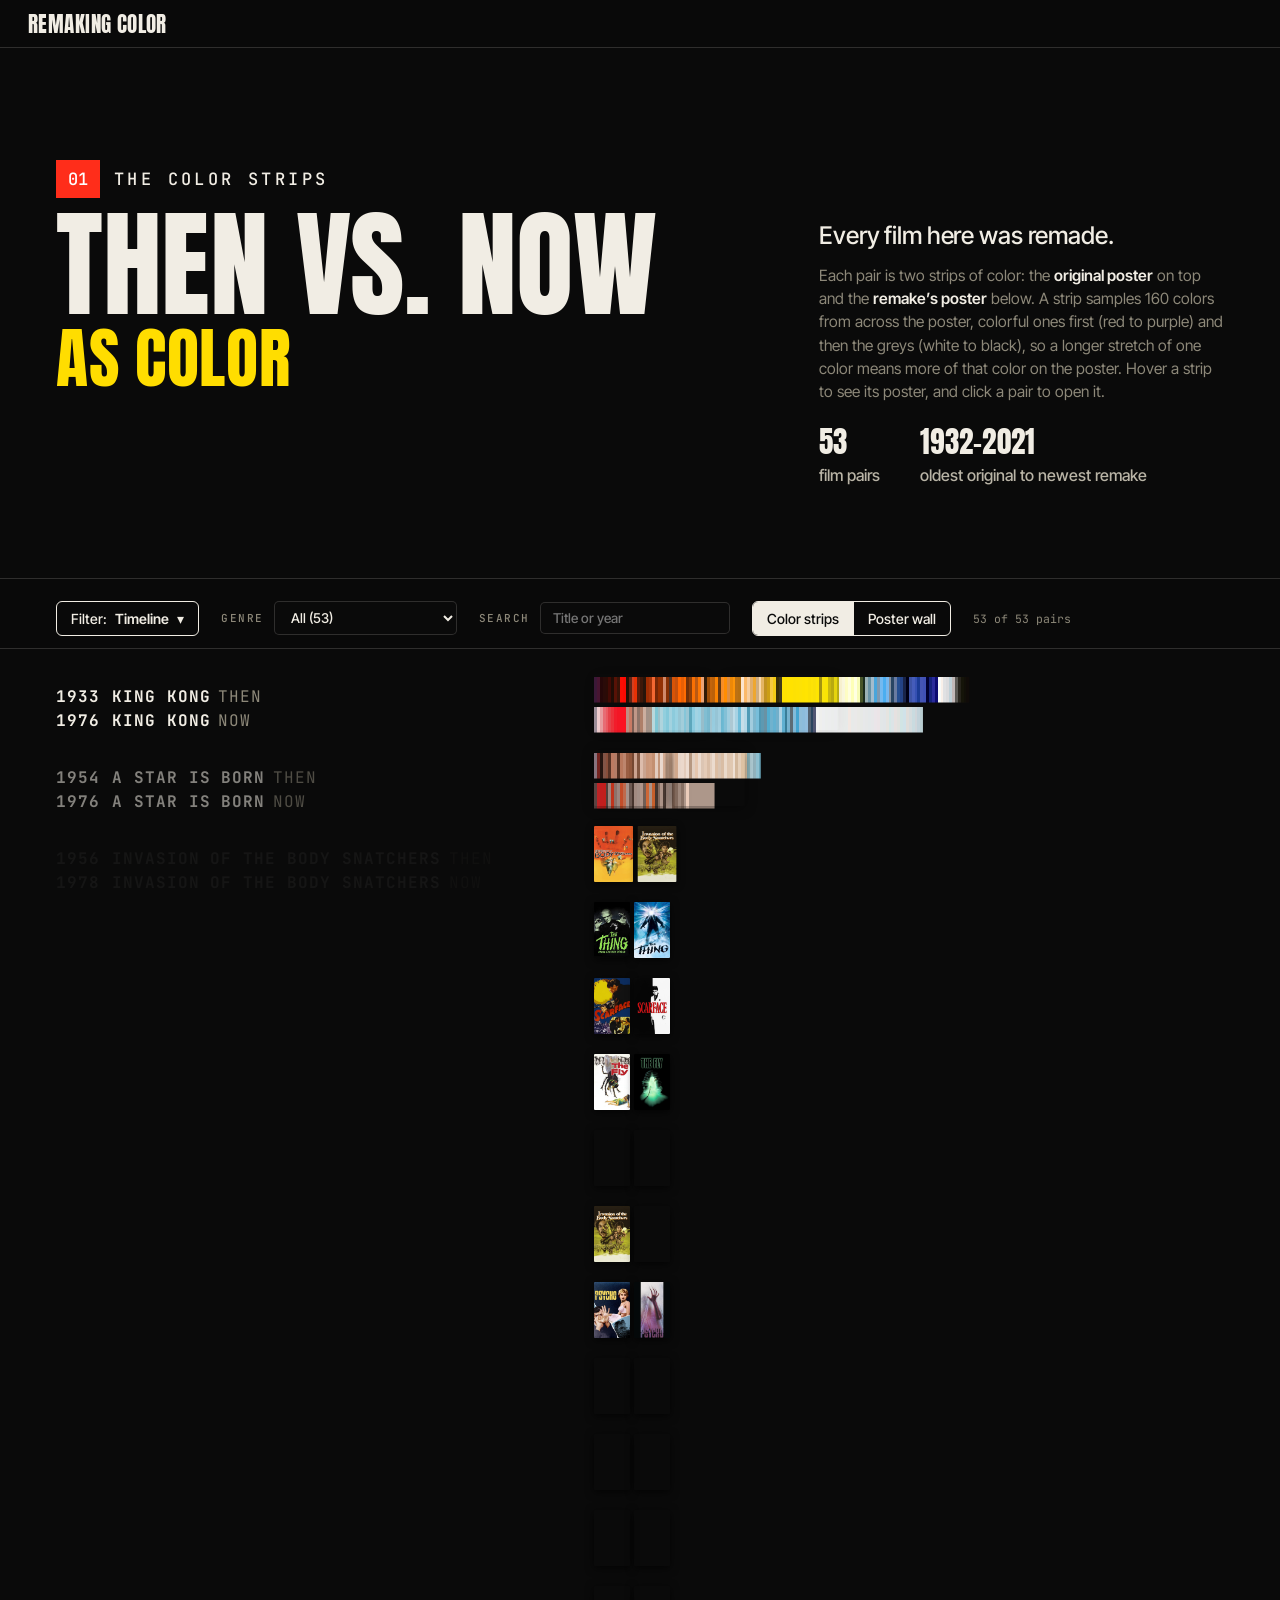
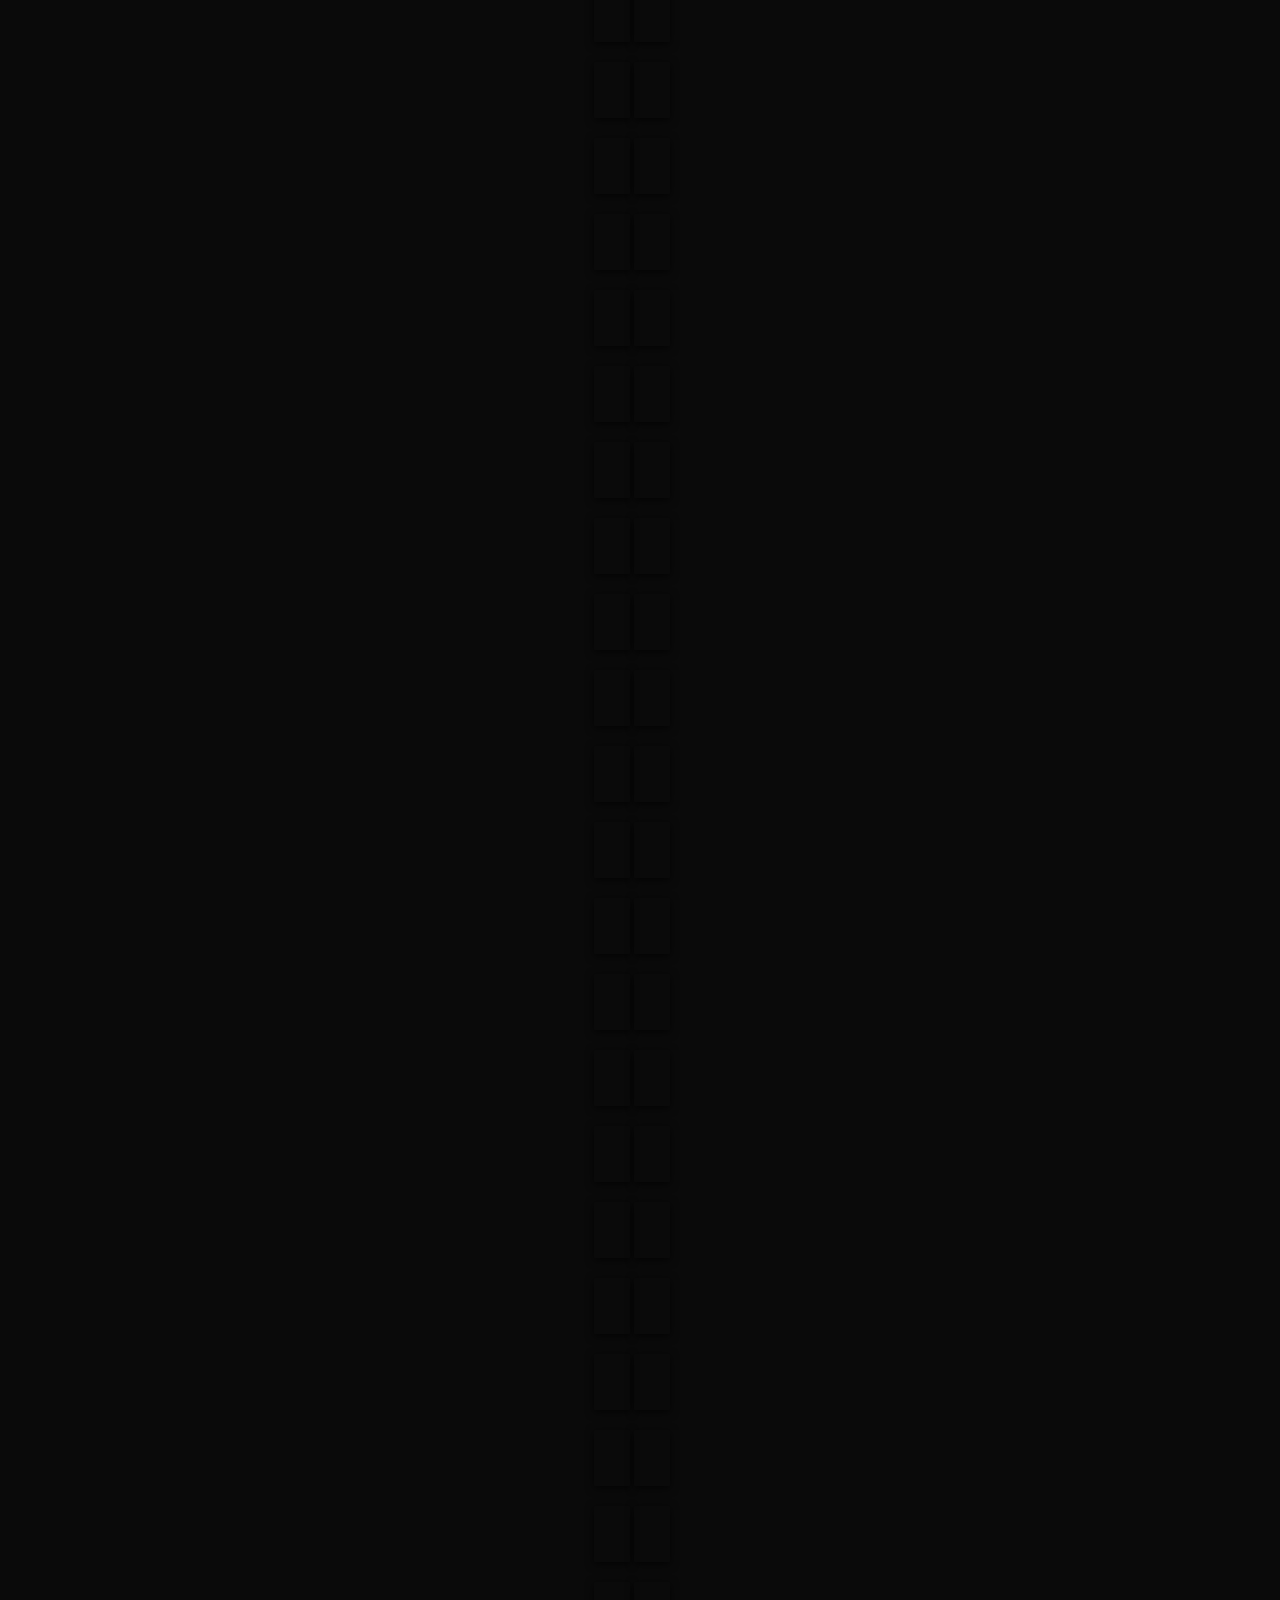
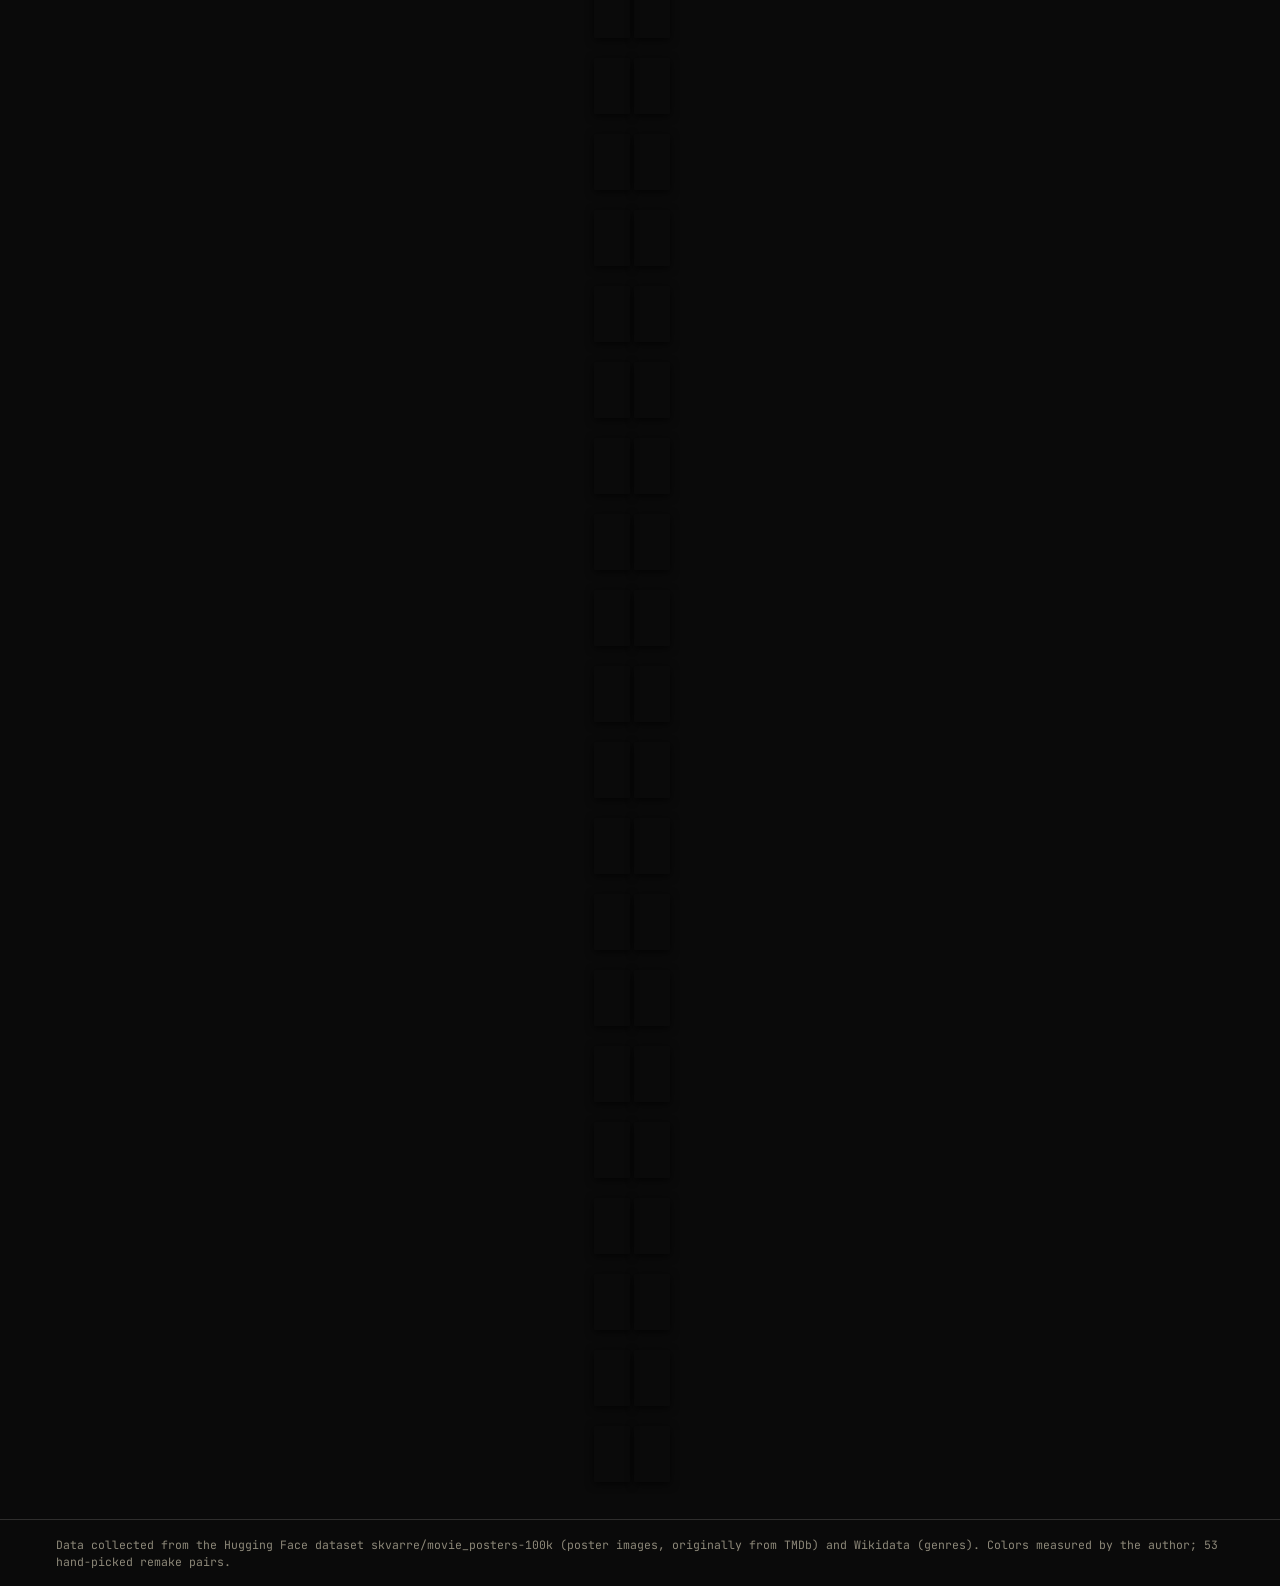
<file: index.html>
<!doctype html><meta charset="utf-8"><title>Remaking Color</title><meta http-equiv="refresh" content="0; url=remaking-color/film_datavis.html"><a href="remaking-color/film_datavis.html">Open Remaking Color</a>
</file>
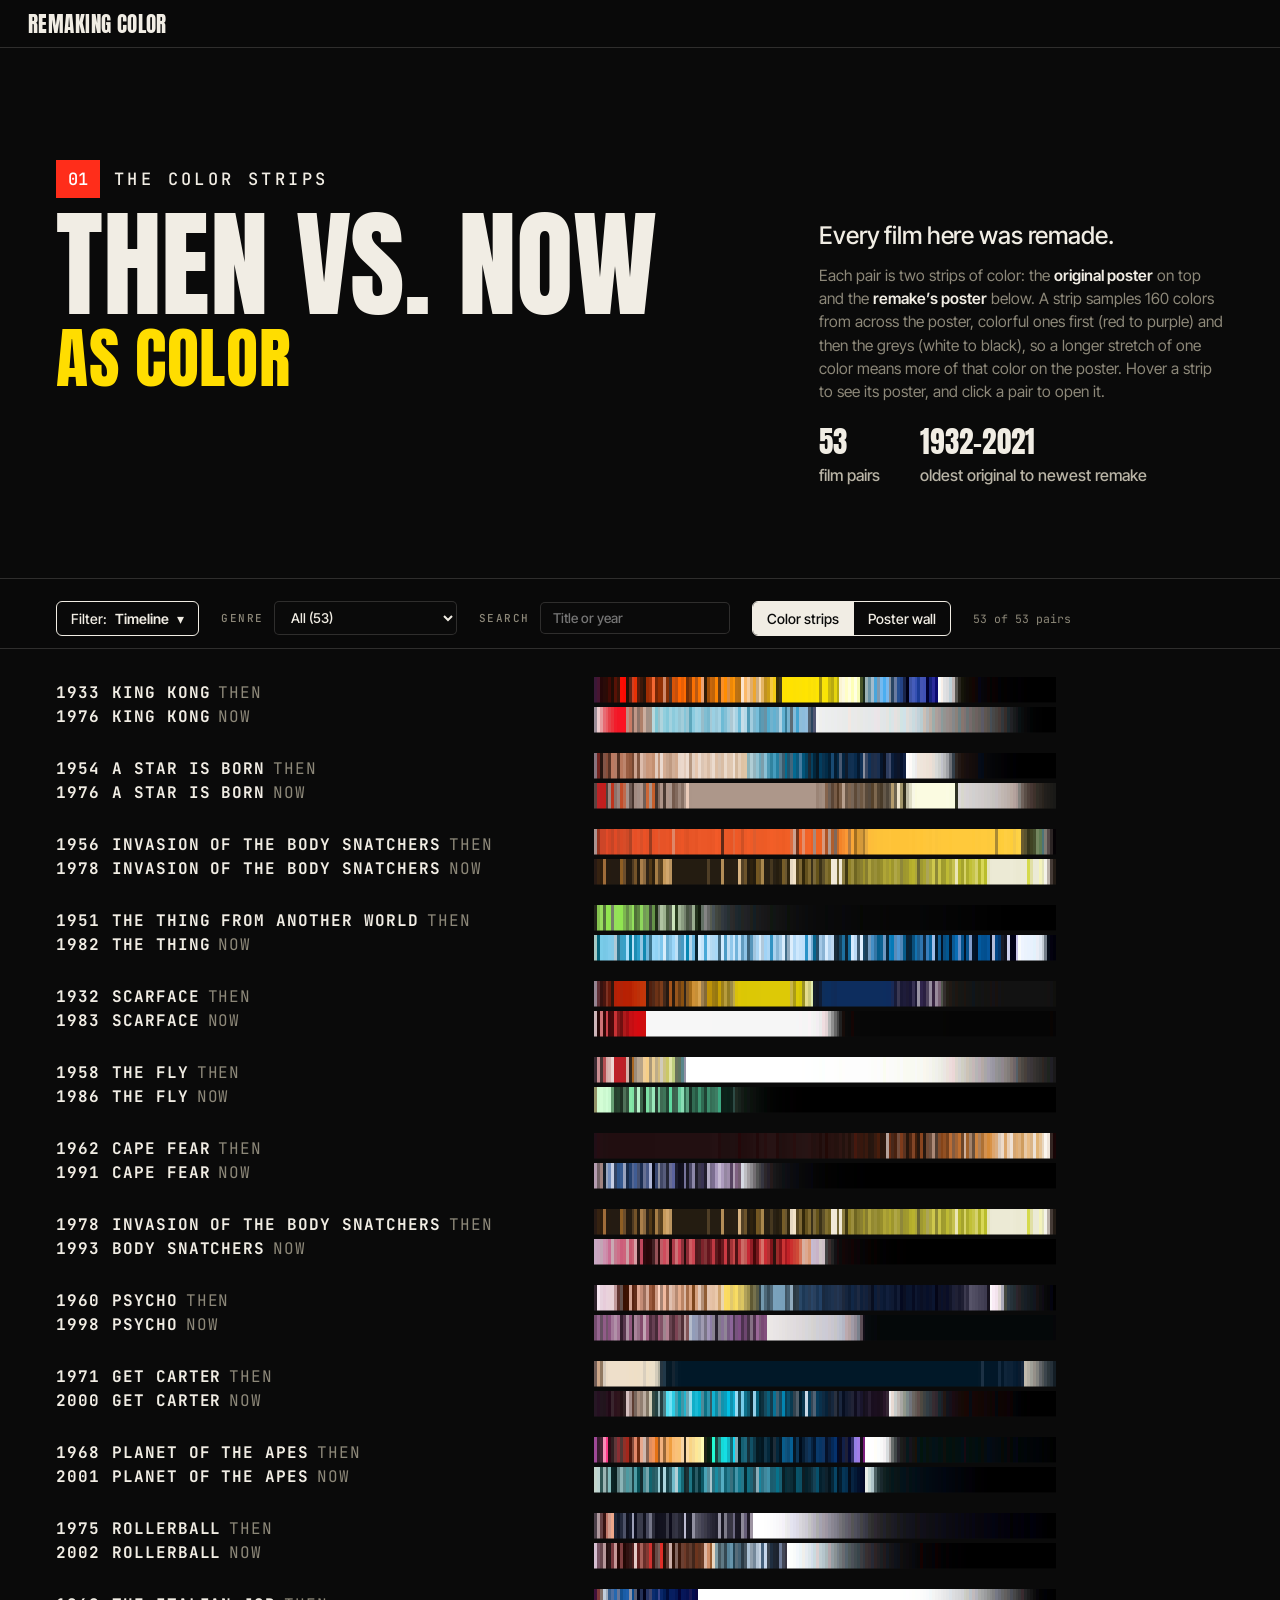
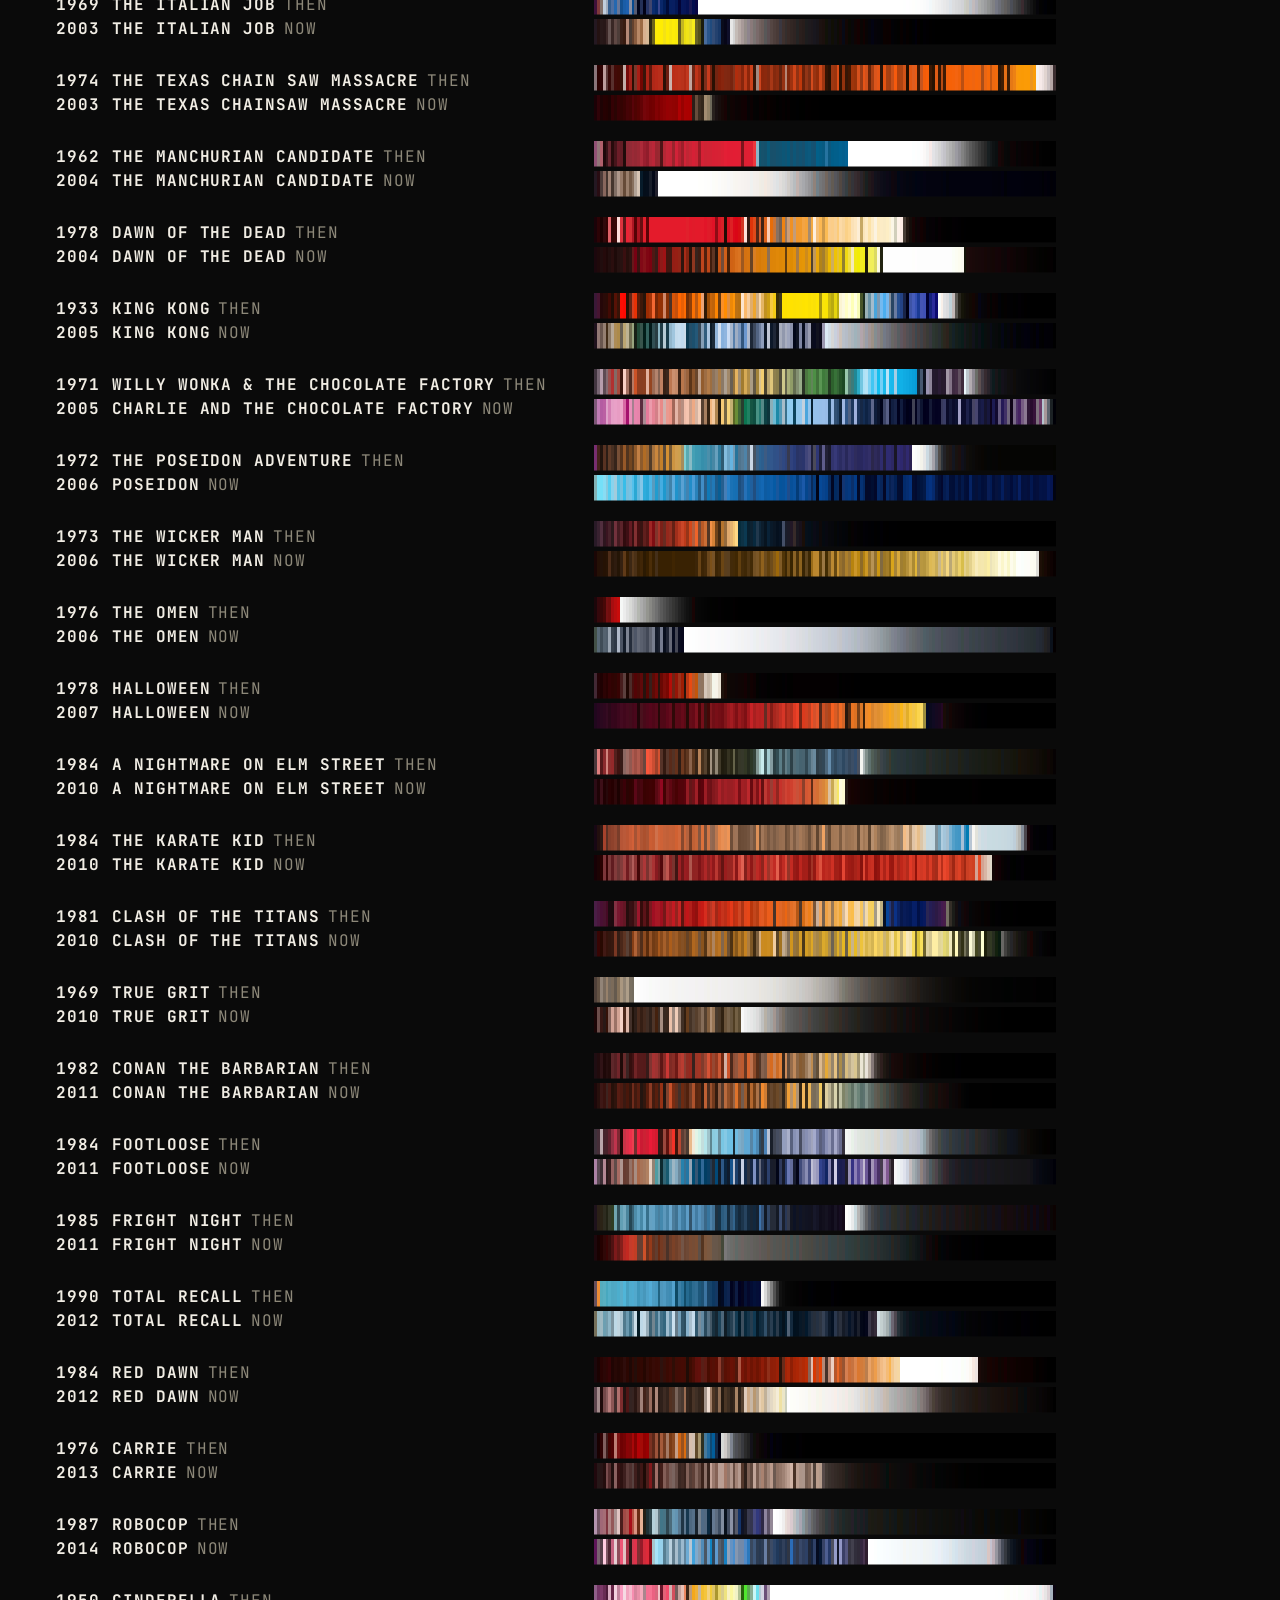
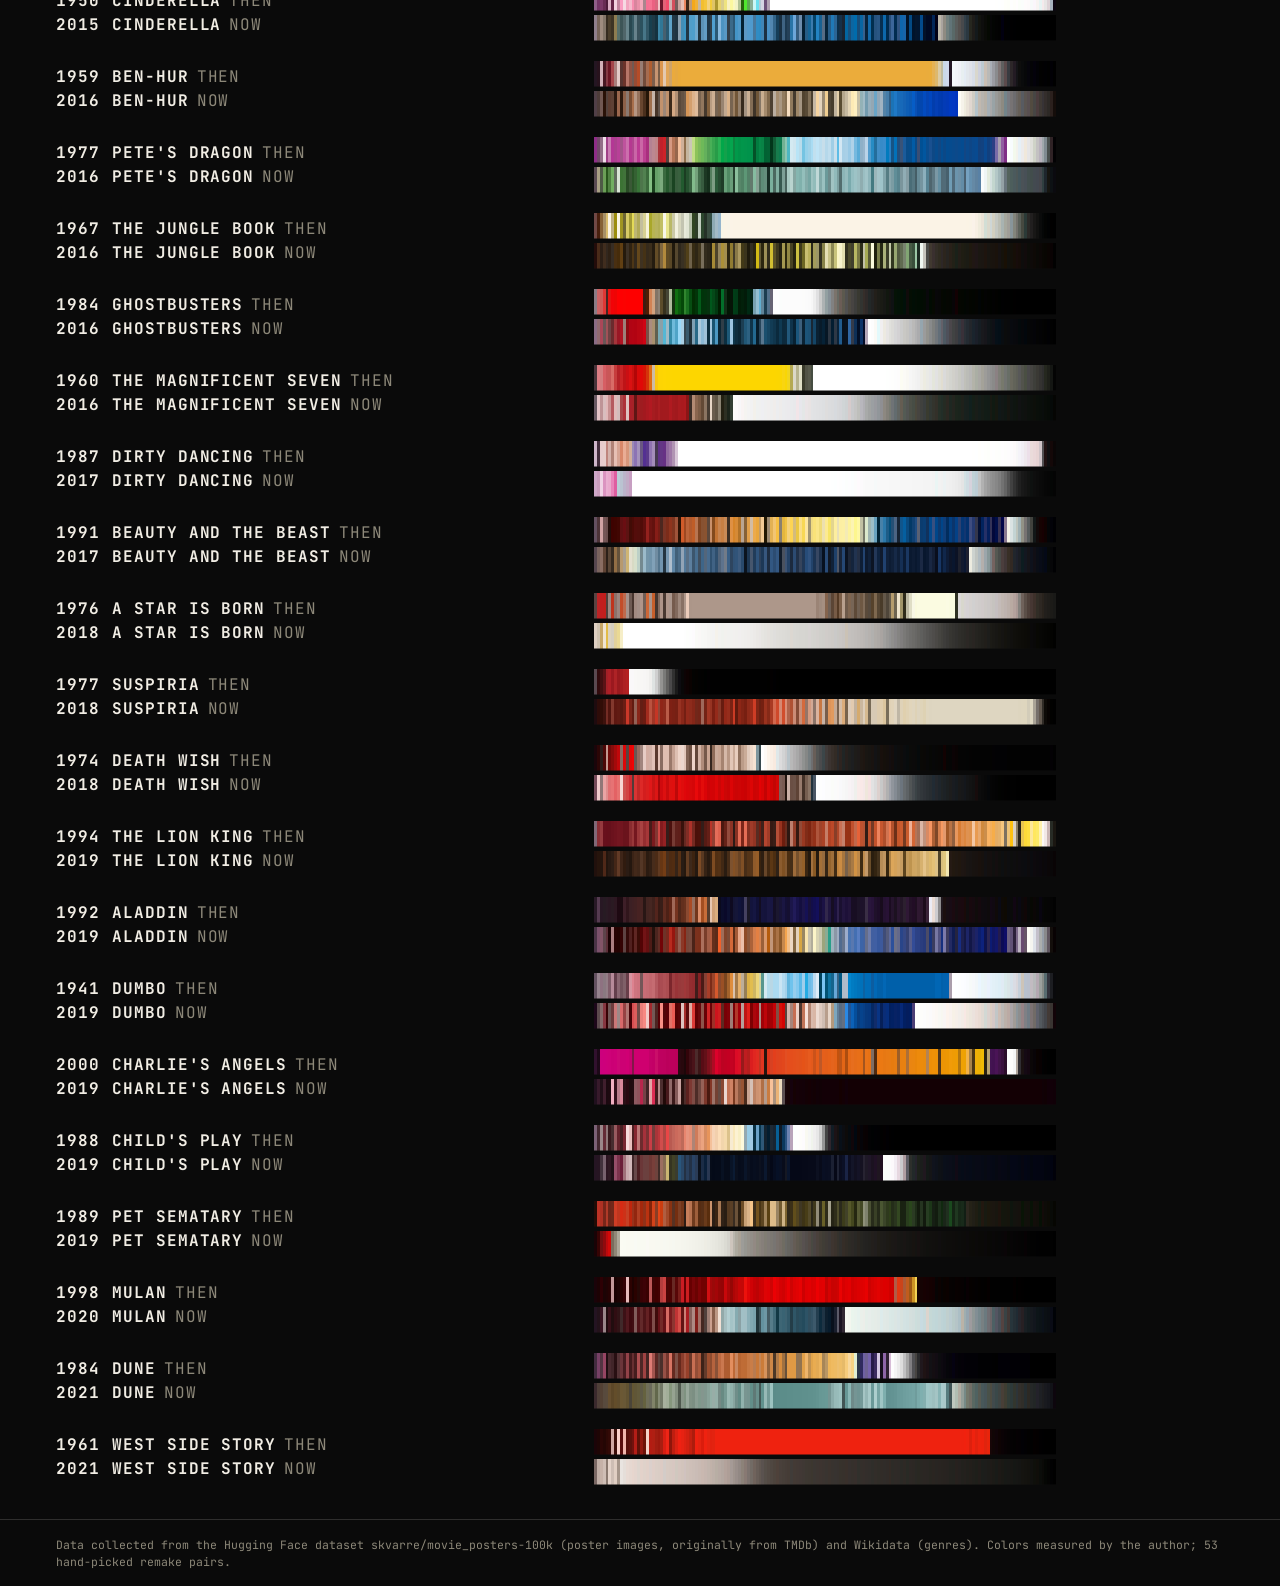
<file: remaking-color/film_datavis.html>
<!doctype html>
<html lang="en">
<head>
<meta charset="utf-8">
<meta name="viewport" content="width=device-width, initial-scale=1">
<title>Remaking Color: Color Wall</title>
<meta name="description" content="Every remake pair as two strips of color, then and now. Click a pair to open it.">
<link rel="preconnect" href="https://fonts.googleapis.com"><link rel="preconnect" href="https://fonts.gstatic.com" crossorigin>
<link href="https://fonts.googleapis.com/css2?family=Anton&family=Inter+Tight:wght@400;500;600&family=JetBrains+Mono:wght@400;500;700&display=swap" rel="stylesheet">
<link rel="stylesheet" href="film_datavis.css">
</head>
<body>
<header class="nav">
  <a class="brand" href="film_datavis.html">Remaking Color</a>
  
</header>

<main>
  <section class="intro">
    <div class="kk"><span class="badge" id="badge">01</span><span class="kt" id="kt">THE COLOR STRIPS</span></div>
    <h1>Then vs. now<span>as color</span></h1>
    <div class="copy"><p class="how" id="how"></p><div class="stats" id="stat"></div></div>
  </section>
  <div class="bar" id="bar">
    <div class="row2">
      <div class="fwrap"><button class="fbtn" id="fbtn" aria-haspopup="true" aria-expanded="false">Filter: <b id="fcur">Timeline</b> <span aria-hidden="true">▾</span></button><div class="fmenu" id="fmenu" role="menu" hidden></div></div>
      <label>Genre <select id="genre"></select></label><label>Search <input id="q" type="search" placeholder="Title or year" autocomplete="off" spellcheck="false"></label>
      <div class="seg" id="view" role="group" aria-label="View"><button data-view="strips" aria-pressed="true">Color strips</button><button data-view="wall" aria-pressed="false">Poster wall</button></div>
      <span class="cnt" id="cnt"></span>
    </div>
  </div>
  <div class="rows" id="rows"></div>
</main>
<footer class="datafoot">Data collected from the Hugging Face dataset skvarre/movie_posters-100k (poster images, originally from TMDb) and Wikidata (genres). Colors measured by the author; 53 hand-picked remake pairs.</footer>

<div class="ov" id="ov" hidden><div class="ovin" id="ovin"></div></div>
<div class="card" id="card" hidden></div>
<script src="cw-data.js"></script>
<script src="strips.js"></script>
<script src="film_datavis.js"></script>
</body>
</html>
</file>
<file: remaking-color/film_datavis.css>
:root {
  --paper: #0a0a0a; --paper2: #101010; --ink: #f1ede4; --mute: #8d8879; --rule: rgba(241,237,228,.16); --acc: #ffdd00; --hot: #ff2d1a;
  --dec: #6f9bff; --inc: #ff8a3d; --same: #777268; --cream: #efe9dc;
  --serif: "Anton", Impact, sans-serif; --sans: "Inter Tight", system-ui, sans-serif; --mono: "JetBrains Mono", ui-monospace, monospace;
  --nav: 48px; --ease: cubic-bezier(.65, 0, .25, 1);
}
* { box-sizing: border-box; }
body { margin: 0; background: var(--paper); color: var(--ink); font: 14px/1.45 var(--sans); -webkit-font-smoothing: antialiased; }
body.lock { overflow: hidden; }
button, select, input { font: inherit; color: inherit; } button { cursor: pointer; } a { color: inherit; }
.nav { position: fixed; z-index: 100; inset: 0 0 auto 0; height: var(--nav); display: flex; align-items: center; justify-content: space-between; padding: 0 28px; background: rgba(10,10,10,.92); backdrop-filter: blur(8px); border-bottom: 1px solid var(--rule); }
.brand { font: 400 21px var(--serif); text-decoration: none; letter-spacing: .02em; text-transform: uppercase; }
.nav nav { display: flex; gap: 20px; font: 500 12px var(--sans); } .nav nav a { text-decoration: none; color: var(--mute); } .nav nav a:hover { color: var(--ink); }
main { padding-top: var(--nav); }

.intro { padding: 46px 56px 26px; max-width: 1500px; margin: 0 auto; display: grid; grid-template-columns: minmax(0, 1fr) minmax(0, 1.1fr); gap: 8px 60px; align-items: end; }
.kk { grid-column: 1 / -1; display: flex; align-items: center; gap: 14px; } .badge { background: var(--hot); color: #fff; font: 500 15px var(--mono); padding: 7px 10px; } .kt { font: 500 15px var(--mono); letter-spacing: .2em; }
.intro h1 { font: 400 clamp(52px, 7vw, 112px)/.9 var(--serif); text-transform: uppercase; letter-spacing: .005em; margin: 10px 0 0; }
.intro p { margin: 0; color: var(--mute); font-size: 15.5px; line-height: 1.5; max-width: 40em; } .intro p b { color: var(--ink); font-weight: 600; }

.bar { position: sticky; top: var(--nav); z-index: 30; background: rgba(10,10,10,.96); backdrop-filter: blur(8px); padding: 12px 56px 12px; border-top: 1px solid var(--rule); border-bottom: 1px solid var(--rule); }
.chips { display: flex; flex-wrap: wrap; gap: 7px; }
.chip { border: 1px solid var(--rule); background: transparent; border-radius: 99px; padding: 6px 16px; font: 500 13.5px var(--sans); transition: background .2s, color .2s; white-space: nowrap; } .chip:hover { border-color: var(--ink); } .chip[aria-pressed=true] { background: var(--ink); color: #0a0a0a; border-color: var(--ink); }
.row2 { display: flex; gap: 22px; align-items: center; margin-top: 10px; flex-wrap: wrap; } .row2 label { font: 500 11px var(--mono); letter-spacing: .14em; text-transform: uppercase; color: var(--mute); display: flex; align-items: center; gap: 10px; }
.row2 select, .row2 input { background: var(--paper); border: 1px solid var(--rule); border-radius: 5px; padding: 7px 12px; font: 500 13.5px var(--sans); letter-spacing: 0; text-transform: none; color: var(--ink); } .row2 input { width: 190px; } .row2 input:focus, .row2 select:focus { outline: none; border-color: var(--acc); }
.cnt { font: 400 11.5px var(--mono); color: var(--mute); }

/* ---------- the wall: one row per pair ---------- */
.rows { padding: 18px 0 40px; }
.r { position: relative; display: grid; grid-template-columns: 440px minmax(0, 1fr) 150px; gap: 0 18px; align-items: center; padding: 10px 56px 10px 56px; cursor: pointer; transition: background .2s, transform .7s var(--ease); }
.r[hidden] { display: none; } .r:hover { background: rgba(255,255,255,.035); } .r:focus-visible { outline: 2px solid var(--acc); outline-offset: -2px; }
.lab { font: 700 16px/1.75 var(--mono); letter-spacing: .06em; text-transform: uppercase; white-space: nowrap; overflow: hidden; min-width: 0; }
.lab > div { overflow: hidden; text-overflow: ellipsis; } .lab b { font-weight: 700; margin-right: 12px; } .lab em { font-style: normal; font-weight: 400; color: var(--mute); margin-left: 8px; }
.sg { position: relative; display: grid; gap: 4px; }
.sg canvas { display: block; width: 100%; height: 26px; image-rendering: pixelated; background: #111; }
.pz { position: absolute; left: 0; top: -3px; display: flex; gap: 4px; pointer-events: none; transform-origin: 0 50%; } .pz img { width: 36px; height: 56px; object-fit: cover; display: block; border-radius: 1px; box-shadow: 0 2px 8px rgba(0,0,0,.7); }
.val { text-align: right; font: 500 12.5px/1.3 var(--mono); } .val b { display: block; font: 400 26px/1 var(--serif); letter-spacing: .02em; }
.w-dec { color: var(--dec); } .w-inc { color: var(--inc); } .w-same { color: var(--mute); }
.empty { padding: 50px 56px; color: var(--mute); }
.datafoot { font: 400 11.5px/1.5 var(--mono); color: var(--mute); padding: 16px 56px; border-top: 1px solid var(--rule); }

.card { position: fixed; z-index: 150; display: flex; gap: 14px; background: var(--cream); color: #17150f; padding: 14px 18px 14px 14px; border-radius: 6px; box-shadow: 0 16px 50px rgba(0,0,0,.6); pointer-events: none; font-family: var(--mono); max-width: 400px; }
.card[hidden] { display: none; } .card img { width: 98px; height: 147px; object-fit: cover; border-radius: 2px; display: block; flex: none; }
.card b { display: block; font: 400 27px/1 var(--serif); text-transform: uppercase; letter-spacing: .01em; margin: 2px 0 12px; } .card span { display: block; font-size: 15px; margin-bottom: 8px; }

/* ---------- opened pair (same format as the film page) ---------- */
.ov { position: fixed; inset: 0; z-index: 200; background: var(--paper); overflow: hidden; opacity: 0; transition: opacity .35s; } .ov.on { opacity: 1; } .ov[hidden] { display: none; }
.ovin { position: absolute; inset: 0; display: grid; grid-template-columns: 310px minmax(0, 1fr); grid-template-rows: minmax(0, 1fr); }
.side { display: flex; height: 100%; } .side canvas { flex: 1 1 0; height: 100%; min-width: 0; image-rendering: pixelated; display: block; }
.main { overflow-y: auto; padding: 44px 64px 60px 50px; scrollbar-width: thin; }
.close { position: fixed; z-index: 5; top: 26px; right: 26px; width: 78px; height: 78px; border-radius: 50%; border: 0; background: #fff; color: #000; font-size: 30px; line-height: 1; box-shadow: 0 4px 20px rgba(0,0,0,.5); } .close:hover { background: var(--acc); }
.meta { font: 500 13px var(--mono); letter-spacing: .14em; text-transform: uppercase; color: var(--mute); margin: 0 0 4px; padding-right: 90px; }
.big { font: 400 clamp(56px, 9vw, 150px)/.9 var(--serif); letter-spacing: .005em; text-transform: uppercase; margin: 0 0 30px; padding-right: 90px; }
.sec { font: 500 14px var(--mono); letter-spacing: .18em; text-transform: uppercase; color: var(--acc); margin: 38px 0 14px; } .sec span { color: var(--mute); letter-spacing: .04em; text-transform: none; font-size: 12px; margin-left: 10px; }
.top { display: grid; grid-template-columns: minmax(260px, 380px) 1fr; gap: 40px; align-items: start; }
.wipe { position: relative; aspect-ratio: 2 / 3; width: 100%; background: #222; overflow: hidden; user-select: none; touch-action: pan-y; cursor: ew-resize; box-shadow: 0 10px 40px rgba(0,0,0,.6); outline-offset: 4px; }
.wipe img { position: absolute; inset: 0; width: 100%; height: 100%; object-fit: cover; pointer-events: none; } .wipe .wr { clip-path: inset(0 0 0 50%); }
.handle { position: absolute; top: 0; bottom: 0; width: 2px; margin-left: -1px; background: #fff; box-shadow: 0 0 0 1px rgba(0,0,0,.4); pointer-events: none; }
.handle::after { color: #111; content: "\2194"; position: absolute; top: 50%; left: 50%; transform: translate(-50%, -50%); width: 36px; height: 36px; border-radius: 50%; background: #fff; display: grid; place-items: center; font-size: 16px; box-shadow: 0 1px 6px rgba(0,0,0,.5); }
.wtag { color: #111; position: absolute; top: 10px; font: 500 11px var(--mono); background: rgba(255,255,255,.92); padding: 3px 7px; border-radius: 2px; pointer-events: none; text-transform: uppercase; letter-spacing: .06em; } .wtag.l { left: 10px; } .wtag.r { right: 10px; }
.hintl { font-size: 12px; color: var(--mute); margin: 8px 0 0; }
.thumbs { display: flex; gap: 8px; align-items: center; margin-top: 8px; font-size: 12px; color: var(--mute); flex-wrap: wrap; } .thumbs button { border: 2px solid transparent; padding: 0; background: none; border-radius: 3px; } .thumbs button[aria-pressed=true] { border-color: var(--acc); } .thumbs img { width: 34px; height: 51px; object-fit: cover; display: block; }
.about p { margin: 0 0 12px; font-size: 15px; max-width: 34em; } .about dl { margin: 6px 0 0; display: grid; grid-template-columns: 130px 1fr; gap: 8px 14px; font-size: 14px; } .about dt { font: 500 11px var(--mono); letter-spacing: .1em; text-transform: uppercase; color: var(--mute); padding-top: 3px; } .about dd { margin: 0; }
.pl { display: flex; justify-content: space-between; font-size: 13px; margin: 14px 0 6px; } .pl span:last-child { color: var(--mute); font: 400 11px var(--mono); }
.pal { display: flex; height: 110px; overflow: hidden; border-radius: 2px; } .pal i { display: block; position: relative; font-style: normal; } .pal i span { position: absolute; left: 12px; bottom: 10px; font: 500 13px var(--mono); background: rgba(0,0,0,.6); color: #fff; padding: 2px 7px; border-radius: 2px; white-space: nowrap; max-width: calc(100% - 16px); overflow: hidden; }
.two { display: grid; grid-template-columns: minmax(0, 1.7fr) minmax(280px, 1fr); gap: 60px; align-items: start; }
.mrow { display: grid; grid-template-columns: 210px 130px minmax(0, 1fr); gap: 18px; align-items: center; padding: 16px 0; border-bottom: 1px solid var(--rule); } .mrow.f { border-top: 1px solid var(--rule); }
.mrow .n b { font: 500 19px var(--sans); display: block; } .mrow .n span { font: 400 12px/1.35 var(--mono); color: var(--mute); display: block; margin-top: 2px; }
.mrow .d { font: 400 50px/1 var(--serif); letter-spacing: .01em; color: var(--c); } .mrow .d small { display: block; font: 400 12px var(--sans); color: var(--c); letter-spacing: 0; margin-top: 4px; }
.mrow.dec { --c: var(--dec); } .mrow.inc { --c: var(--inc); } .mrow.same { --c: var(--mute); }
.trk { position: relative; height: 40px; } .trk .ticks { position: absolute; left: 0; right: 0; top: 10px; height: 20px; } .trk .ticks i { position: absolute; top: 0; bottom: 0; width: 1px; background: rgba(241,237,228,.28); }
.trk .link { position: absolute; top: 19px; height: 3px; background: var(--c); } .trk .a { position: absolute; top: 5px; width: 8px; height: 30px; margin-left: -4px; border: 2px solid var(--ink); border-radius: 4px; } .trk .b { position: absolute; top: 5px; width: 4px; height: 30px; margin-left: -2px; background: var(--acc); }
.trk-l { font-size: 12px; color: var(--mute); margin: 10px 0 0; max-width: 46em; }
.polars { display: grid; grid-template-columns: 1fr 1fr; gap: 10px; } .polars svg { width: 100%; height: auto; display: block; } .polars figcaption { font: 500 11px var(--mono); letter-spacing: .1em; text-transform: uppercase; text-align: center; color: var(--mute); } .polars figure { margin: 0; }
.cap { font-size: 12px; color: var(--mute); margin: 10px 0 0; max-width: 40em; }
.pn { display: flex; justify-content: space-between; align-items: center; gap: 10px; margin-top: 44px; padding-top: 16px; border-top: 1px solid var(--rule); } .btn { border: 1px solid var(--ink); background: transparent; border-radius: 3px; padding: 8px 16px; font: 500 13px var(--sans); } .btn:hover { background: var(--acc); color: #0a0a0a; border-color: var(--acc); } .pn .n { font: 400 12px var(--mono); color: var(--mute); }

@media (max-width: 1100px) { .r { grid-template-columns: 300px minmax(0, 1fr); } .val { display: none; } .lab { font-size: 13px; } .intro { grid-template-columns: 1fr; } }
@media (max-width: 760px) {
  .intro, .bar { padding-left: 16px; padding-right: 16px; } .r { grid-template-columns: 1fr; padding: 10px 16px; gap: 6px; } .datafoot { padding: 14px 16px; } .chip { padding: 5px 11px; font-size: 12.5px; }
  .ovin { grid-template-columns: 56px 1fr; } .main { padding: 24px 16px 40px; } .close { width: 52px; height: 52px; top: 10px; right: 10px; font-size: 22px; } .meta, .big { padding-right: 56px; } .top, .two { grid-template-columns: 1fr; gap: 24px; } .mrow { grid-template-columns: 1fr 100px; } .mrow .trk { grid-column: 1 / -1; } .pal { height: 80px; }
}
@media (prefers-reduced-motion: reduce) { * { transition-duration: .01s !important; } }

/* ---------- v2 additions ---------- */
.rows { padding-bottom: 38vh; }
.fwrap { position: relative; }
.fbtn { border: 1px solid var(--ink); background: transparent; border-radius: 6px; padding: 8px 14px; font: 500 14px var(--sans); display: flex; align-items: center; gap: 8px; } .fbtn:hover, .fbtn[aria-expanded=true] { background: var(--ink); color: #0a0a0a; } .fbtn b { font-weight: 600; }
.fmenu { position: absolute; z-index: 40; top: calc(100% + 6px); left: 0; min-width: 210px; background: var(--paper2); border: 1px solid var(--ink); border-radius: 6px; padding: 6px; box-shadow: 0 16px 40px rgba(0,0,0,.6); } .fmenu[hidden] { display: none; }
.fmenu button { display: block; width: 100%; text-align: left; background: transparent; border: 0; padding: 8px 12px; border-radius: 4px; font: 500 14px var(--sans); } .fmenu button:hover { background: rgba(255,255,255,.08); } .fmenu button[aria-checked=true] { background: var(--ink); color: #0a0a0a; }
.seg { display: flex; border: 1px solid var(--ink); border-radius: 6px; overflow: hidden; } .seg button { background: transparent; border: 0; padding: 8px 14px; font: 500 14px var(--sans); } .seg button + button { border-left: 1px solid var(--ink); } .seg button[aria-pressed=true] { background: var(--ink); color: #0a0a0a; }
.howto { border-left: 3px solid var(--acc); padding: 4px 0 4px 18px; margin: 0 0 8px; font-size: 14.5px; line-height: 1.55; color: var(--ink); max-width: 46em; } .howto p { margin: 0 0 8px; } .howto ol { margin: 0; padding-left: 20px; } .howto li { margin-bottom: 8px; } .howto .small { font-size: 13px; margin-top: 8px; color: var(--ink); } .c-inc { color: var(--inc); font-weight: 600; } .c-dec { color: var(--dec); font-weight: 600; }
.about dd b { font-weight: 600; }
/* poster wall mode: the same rows re-flow into a grid of poster pairs */
.rows.wall { display: grid; grid-template-columns: repeat(auto-fill, minmax(250px, 1fr)); gap: 34px 26px; padding: 28px 56px 38vh; }
.rows.wall .r { display: block; padding: 0; margin: 0; width: auto; border-radius: 3px; } .rows.wall .r:hover { background: none; }
.rows.wall .sg { display: block; } .rows.wall .sg canvas, .rows.wall .val { display: none; }
.rows.wall .pz { position: static; display: flex; gap: 6px; opacity: 1; transform: none; pointer-events: auto; } .rows.wall .pz img { width: calc(50% - 3px); height: auto; aspect-ratio: 2 / 3; }
.rows.wall .lab { margin-top: 10px; font-size: 11.5px; line-height: 1.55; letter-spacing: .04em; opacity: 1; transform: none; } .rows.wall .lab b { margin-right: 8px; }
@keyframes mfade { from { opacity: 0; } }
.rows.morphing .r > * { animation: mfade .7s ease backwards; }
@media (max-width: 760px) { .rows.wall { grid-template-columns: repeat(2, 1fr); padding: 20px 16px 30vh; gap: 22px 12px; } }
.mrow .n span { color: #bdb8aa; font-size: 12.5px; }

/* poster wall hover: everything except the hovered pair goes grey */
.rows.wall .r { transition: filter .3s ease, transform .7s var(--ease), background .2s; }
.rows.wall.hovering .r:not(.hl) { filter: grayscale(1) brightness(.5); }

/* ---------- v2 fixes: layout of title, intro, labels, bottom space ---------- */
.intro { max-width: none; margin: 0; padding: 44px 56px 34px; display: grid; grid-template-columns: auto minmax(0, 640px); gap: 12px 100px; justify-content: start; align-items: end; }
.intro h1 { font: 400 clamp(52px, 6.4vw, 104px)/.92 var(--serif); text-transform: uppercase; letter-spacing: .005em; margin: 6px 0 0; white-space: nowrap; }
.intro h1 span { display: block; color: var(--acc); font-size: .62em; letter-spacing: .02em; margin-top: 8px; }
.how { margin: 0; display: grid; grid-template-columns: 92px minmax(0, 1fr); gap: 11px 22px; font-size: 15px; line-height: 1.5; color: var(--ink); padding-bottom: 4px; }
.how dt { font: 500 11px var(--mono); letter-spacing: .14em; text-transform: uppercase; color: var(--acc); padding-top: 4px; } .how dd { margin: 0; } .how b { font-weight: 600; }
.r { grid-template-columns: minmax(330px, 520px) minmax(0, 1fr) 150px; }
.lab { white-space: normal; overflow: visible; } .lab > div { overflow: visible; text-overflow: clip; white-space: normal; line-height: 1.5; }
.rows { padding-bottom: 24px; } .rows.wall { padding-bottom: 40px; }
.badge-wrap { display: flex; align-items: center; gap: 14px; margin: 0 0 14px; }
@media (max-width: 1000px) { .intro { grid-template-columns: 1fr; gap: 18px; } .intro h1 { white-space: normal; } .r { grid-template-columns: minmax(240px, 340px) minmax(0, 1fr); } }
@media (max-width: 760px) { .intro { padding: 26px 16px; } .how { grid-template-columns: 1fr; gap: 2px; } .how dd { margin-bottom: 8px; } .r { grid-template-columns: 1fr; } }

/* ---------- v2: bigger intro as a paragraph; hidden rows stay hidden in poster wall ---------- */
.rows.wall .r[hidden] { display: none; }
.intro { padding: 64px 64px 56px; gap: 18px 110px; grid-template-columns: auto minmax(0, 700px); }
.intro h1 { font-size: clamp(76px, 10.5vw, 190px); line-height: .9; }
.intro h1 span { font-size: .6em; margin-top: 12px; }
.how { display: block; margin: 0; font: 400 clamp(17px, 1.5vw, 23px)/1.55 var(--sans); color: var(--ink); max-width: 31em; padding-bottom: 8px; } .how b { font-weight: 600; }
.kk .badge { font-size: 17px; padding: 8px 12px; } .kk .kt { font-size: 17px; }
@media (max-width: 1000px) { .intro { padding: 36px 20px; grid-template-columns: 1fr; } .intro h1 { font-size: clamp(56px, 16vw, 110px); } }

/* v2: slightly smaller title, more breathing room above and below */
.intro { padding: 130px 64px 90px; }
.intro h1 { font-size: clamp(60px, 8vw, 140px); }
@media (max-width: 1000px) { .intro { padding: 64px 20px 40px; } .intro h1 { font-size: clamp(48px, 13vw, 96px); } }

/* ---------- v2 typography pass ---------- */
/* home header: one grid shared with the rows (56px left edge), title large and tight, copy set on a narrow measure aligned to the title's baseline */
.intro { display: grid; grid-template-columns: minmax(0, 7fr) minmax(0, 4.2fr); gap: 0 88px; padding: 132px 56px 84px; align-items: end; justify-content: stretch; }
.intro .kk { grid-column: 1 / -1; margin-bottom: 30px; }
.intro h1 { font: 400 clamp(66px, 9.2vw, 168px)/.86 var(--serif); letter-spacing: -.004em; margin: 0; white-space: nowrap; }
.intro h1 span { display: block; font-size: .56em; line-height: 1; letter-spacing: .01em; margin-top: .16em; color: var(--acc); }
.copy { max-width: 31em; padding-bottom: .5em; }
.stat { font: 500 12px/1 var(--mono); letter-spacing: .18em; text-transform: uppercase; color: var(--acc); margin: 0 0 18px; padding-top: 16px; border-top: 1px solid var(--ink); }
.how { font: 400 clamp(16px, 1.25vw, 19px)/1.62 var(--sans); color: #b7b2a5; margin: 0; max-width: none; padding: 0; }
.how b { color: var(--ink); font-weight: 600; } .how .lead { display: block; font: 500 clamp(21px, 1.9vw, 28px)/1.25 var(--sans); color: var(--ink); letter-spacing: -.005em; margin-bottom: 14px; }
@media (max-width: 1000px) { .intro { grid-template-columns: 1fr; gap: 28px; padding: 64px 20px 44px; } .intro h1 { white-space: normal; font-size: clamp(52px, 15vw, 100px); } }

/* opened pair: when the two titles differ, show them as THEN / NOW lines instead of one long title with an arrow */
.big.thennow { font: 400 clamp(40px, 5.6vw, 92px)/1 var(--serif); letter-spacing: .004em; margin-bottom: 34px; }
.big.thennow .tl { display: block; } .big.thennow .tl + .tl { margin-top: 22px; }
.big.thennow .tl i { display: block; font: 500 12px/1 var(--mono); letter-spacing: .22em; text-transform: uppercase; color: var(--mute); margin-bottom: 10px; font-style: normal; }
.big.thennow .tl:not(.now) { color: rgba(241,237,228,.4); }
.big.thennow .tl.now i { color: var(--acc); }
.big { letter-spacing: -.002em; }
.mrow.same .d { color: var(--mute); }
.big.thennow { font-size: clamp(38px, 5.1vw, 84px); padding-right: 0; }

/* v2: stats shown as two large numerals under the paragraph (replaces the small ruled caption) */
.stats { display: flex; gap: 52px; margin-top: 30px; }
.stats b { display: block; font: 400 clamp(40px, 3.6vw, 60px)/1 var(--serif); letter-spacing: .01em; color: var(--ink); }
.stats span { display: block; font: 500 13px/1.3 var(--sans); color: var(--mute); margin-top: 8px; }

/* v2: white text in the Hue mix section, no white tags on the wipe, label alignment */
.sec span, .cap, .polars figcaption { color: var(--ink); }
.cap { font-size: 13px; line-height: 1.55; }
.wcap { display: flex; justify-content: space-between; margin-top: 10px; font: 500 12px/1 var(--mono); letter-spacing: .12em; text-transform: uppercase; color: var(--ink); }
.about dl { grid-template-columns: 190px 1fr; } .about dt { white-space: nowrap; }

/* v2: quieter stats, tighter top of the header */
.stats { gap: 40px; margin-top: 24px; }
.stats b { font-size: clamp(26px, 2.3vw, 36px); }
.stats span { font-size: 12.5px; margin-top: 6px; }
.intro { padding-top: 64px; }
.intro .kk { margin-bottom: 10px; }
@media (max-width: 1000px) { .intro { padding-top: 40px; } }
.intro { align-items: start; } .intro h1 { align-self: start; } .copy { align-self: start; padding-top: .4em; }

/* final: more room above the title block */
.intro { padding-top: 112px; }
.intro .kk { margin-bottom: 16px; }
@media (max-width: 1000px) { .intro { padding-top: 56px; } }

/* final: larger labels under the stat numbers */
.stats span { font-size: 16px; line-height: 1.35; margin-top: 8px; color: #b9b4a6; }

/* film_copy: choreographed view switch. No row sliding or blanket fade; wall rules no longer force styles with !important */
.rows.morphing .r > * { animation: none; }

/* poster wall: posters on top and aligned across each row; names below them (a wrapped name can no longer push its posters down) */
.rows.wall .r { display: flex; flex-direction: column; }
.rows.wall .r .sg { order: 1; }
.rows.wall .r .lab { order: 2; margin-top: 12px; }
.rows.wall .r { align-items: stretch; }
</file>
